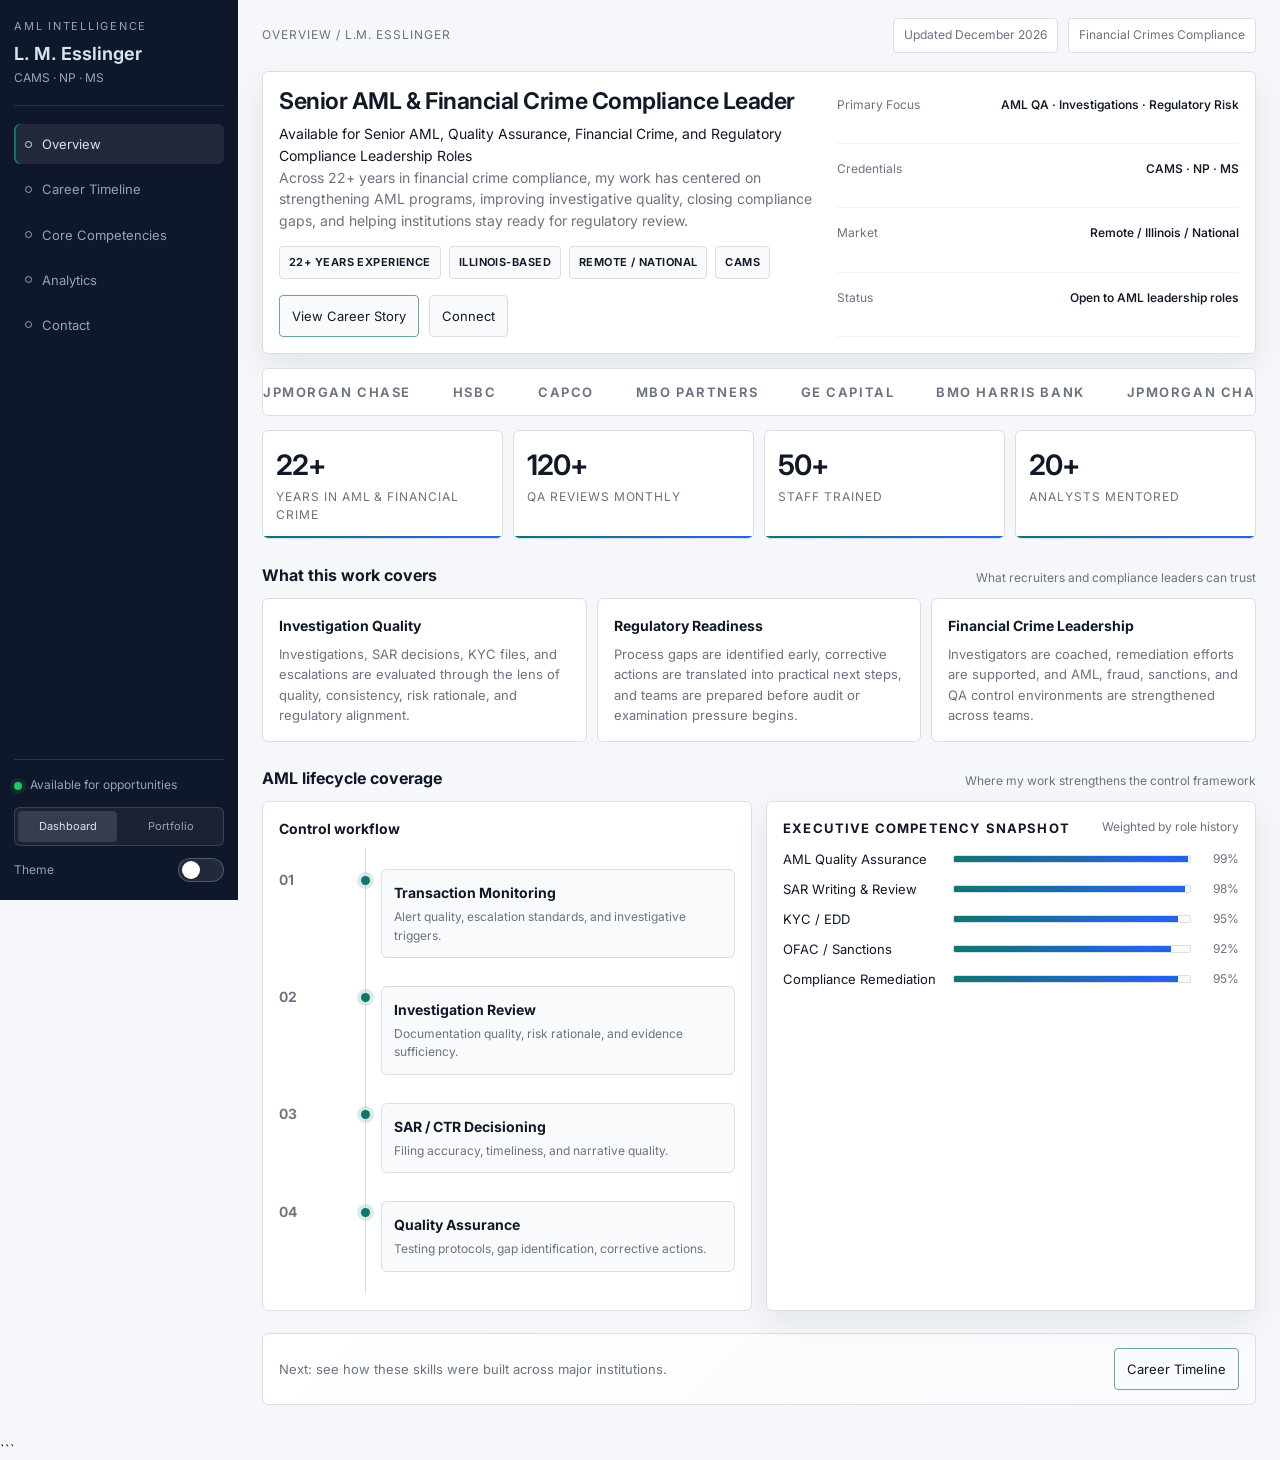
<file: index.html>
<!doctype html>
<html lang="en">
<head>
  <meta charset="utf-8">
  <meta name="viewport" content="width=device-width, initial-scale=1">
 <title>
L. M. Esslinger | Senior AML & Financial Crime Compliance Leader
</title>

<meta
  name="description"
  content="Senior AML & Financial Crime Compliance Leader with 22+ years of experience in AML investigations, quality assurance, regulatory compliance, KYC/EDD, OFAC, fraud investigations, and enterprise risk management."
>

  <link rel="preconnect" href="https://fonts.googleapis.com">
  <link rel="preconnect" href="https://fonts.gstatic.com" crossorigin>
  <link
    href="https://fonts.googleapis.com/css2?family=Inter:wght@400;500;600;700&display=swap"
    rel="stylesheet"
  >

  <link rel="stylesheet" href="styles.css">
</head>

<body>
  <!-- Mobile Header -->
  <div class="mobile-header">
    <button class="menu-toggle" aria-label="Open navigation">
      <span></span>
      <span></span>
      <span></span>
    </button>

    <div>
      <strong>L. M. Esslinger</strong>
      <small>AML Executive Dashboard</small>
    </div>

    <button class="mobile-switch switch" aria-label="Toggle light and dark mode"></button>

    <button
      class="view-mode-mobile"
      data-view-toggle
      aria-label="Switch profile view"
    >
      Portfolio
    </button>
  </div>

  <div class="screen-overlay" aria-hidden="true"></div>

  <div class="app">
    <!-- Sidebar -->
    <aside class="sidebar">
      <div class="brand">
        <div class="eyebrow">AML Intelligence</div>
        <h1>L. M. Esslinger</h1>
        <p>CAMS · NP · MS</p>
      </div>

      <nav class="nav">
        <a class="active" href="index.html">
          <span class="dot"></span>
          Overview
        </a>

        <a href="experience.html">
          <span class="dot"></span>
          Career Timeline
        </a>

        <a href="competencies.html">
          <span class="dot"></span>
          Core Competencies
        </a>

        <a href="analytics.html">
          <span class="dot"></span>
          Analytics
        </a>

        <a href="contact.html">
          <span class="dot"></span>
          Contact
        </a>
      </nav>

      <div class="sidebar-footer">
        <div class="status">
          <span></span>
          Available for opportunities
        </div>

        <div class="view-toggle" role="group" aria-label="Profile view mode">
          <button class="view-option active" data-view-option="dashboard">
            Dashboard
          </button>

          <button class="view-option" data-view-option="portfolio">
            Portfolio
          </button>
        </div>

        <div class="toggle-row">
          Theme
          <button class="switch" aria-label="Toggle light and dark mode"></button>
        </div>
      </div>
    </aside>

    <!-- Main Content -->
    <main>
      <!-- Top Bar -->
      <div class="topbar">
        <div class="crumb">Overview / L.M. ESSLINGER</div>

        <div class="top-actions">
          <div class="pill" data-current-date>Updated</div>
          <div class="pill">Financial Crimes Compliance</div>
        </div>
      </div>

      <!-- Hero -->
      <section class="panel hero">
        <div>
          <h2>Senior AML & Financial Crime Compliance Leader</h2>
<div class="hero-status">
    <span class="status-dot"></span>
    Available for Senior AML, Quality Assurance, Financial Crime, and Regulatory Compliance Leadership Roles
</div>

          <p>
            Across 22+ years in financial crime compliance, my work has
            centered on strengthening AML programs, improving investigative
            quality, closing compliance gaps, and helping institutions stay
            ready for regulatory review.
          </p>

          <div class="hero-badges">
            <span>22+ Years Experience</span>
            <span>Illinois-based</span>
            <span>Remote / National</span>
            <span>CAMS</span>
          </div>

          <div class="action-row">
            <a class="button glow-cta" href="experience.html">
              View Career Story
            </a>

            <a class="button" href="contact.html">
              Connect
            </a>
          </div>
        </div>

        <div class="header-meta">
          <div class="meta-line">
            <span>Primary Focus</span>
            <b>AML QA · Investigations · Regulatory Risk</b>
          </div>

          <div class="meta-line">
            <span>Credentials</span>
            <b>CAMS · NP · MS</b>
          </div>

          <div class="meta-line">
            <span>Market</span>
            <b>Remote / Illinois / National</b>
          </div>

          <div class="meta-line">
            <span>Status</span>
            <b>Open to AML leadership roles</b>
          </div>
        </div>
      </section>

      <!-- Company Carousel -->
      <div class="carousel">
        <div class="track">
          <span class="logo-item">JPMorgan Chase</span>
          <span class="logo-item">HSBC</span>
          <span class="logo-item">Capco</span>
          <span class="logo-item">MBO Partners</span>
          <span class="logo-item">GE Capital</span>
          <span class="logo-item">BMO Harris Bank</span>

          <span class="logo-item">JPMorgan Chase</span>
          <span class="logo-item">HSBC</span>
          <span class="logo-item">Capco</span>
          <span class="logo-item">MBO Partners</span>
          <span class="logo-item">GE Capital</span>
          <span class="logo-item">BMO Harris Bank</span>
        </div>
      </div>

      <!-- Metrics -->
      <section class="metrics">
        <div class="metric">
          <div class="value" data-count="22" data-suffix="+">0</div>
          <div class="label">Years in AML & financial crime</div>
        </div>

        <div class="metric">
          <div class="value" data-count="120" data-suffix="+">0</div>
          <div class="label">QA reviews monthly</div>
        </div>

        <div class="metric">
          <div class="value" data-count="50" data-suffix="+">0</div>
          <div class="label">Staff trained</div>
        </div>

        <div class="metric">
          <div class="value" data-count="20" data-suffix="+">0</div>
          <div class="label">Analysts mentored</div>
        </div>
      </section>

      <!-- Work Coverage -->
      <div class="section-title">
        <h3>What this work covers</h3>
        <p>What recruiters and compliance leaders can trust</p>
      </div>

      <section class="grid three">
        <div class="card">
          <h4>Investigation Quality</h4>
          <p>
            Investigations, SAR decisions, KYC files, and escalations are
            evaluated through the lens of quality, consistency, risk rationale,
            and regulatory alignment.
          </p>
        </div>

        <div class="card">
          <h4>Regulatory Readiness</h4>
          <p>
            Process gaps are identified early, corrective actions are translated
            into practical next steps, and teams are prepared before audit or
            examination pressure begins.
          </p>
        </div>

        <div class="card">
          <h4>Financial Crime Leadership</h4>
          <p>
            Investigators are coached, remediation efforts are supported, and
            AML, fraud, sanctions, and QA control environments are strengthened
            across teams.
          </p>
        </div>
      </section>

      <!-- AML Lifecycle -->
      <div class="section-title">
        <h3>AML lifecycle coverage</h3>
        <p>Where my work strengthens the control framework</p>
      </div>

      <section class="grid two">
        <div class="card">
          <h4>Control workflow</h4>

          <div class="timeline">
            <div class="event">
              <div class="year">01</div>

              <div class="event-card">
                <h4>Transaction Monitoring</h4>
                <p>
                  Alert quality, escalation standards, and investigative
                  triggers.
                </p>
              </div>
            </div>

            <div class="event">
              <div class="year">02</div>

              <div class="event-card">
                <h4>Investigation Review</h4>
                <p>
                  Documentation quality, risk rationale, and evidence
                  sufficiency.
                </p>
              </div>
            </div>

            <div class="event">
              <div class="year">03</div>

              <div class="event-card">
                <h4>SAR / CTR Decisioning</h4>
                <p>
                  Filing accuracy, timeliness, and narrative quality.
                </p>
              </div>
            </div>

            <div class="event">
              <div class="year">04</div>

              <div class="event-card">
                <h4>Quality Assurance</h4>
                <p>
                  Testing protocols, gap identification, corrective actions.
                </p>
              </div>
            </div>
          </div>
        </div>

        <div class="panel skills-panel">
          <div class="skill-head">
            <h4>Executive competency snapshot</h4>
            <span>Weighted by role history</span>
          </div>

          <div class="skill">
            <div class="skill-name">AML Quality Assurance</div>
            <div class="bar">
              <div class="fill" data-value="99"></div>
            </div>
            <div class="skill-value">99%</div>
          </div>

          <div class="skill">
            <div class="skill-name">SAR Writing & Review</div>
            <div class="bar">
              <div class="fill" data-value="98"></div>
            </div>
            <div class="skill-value">98%</div>
          </div>

          <div class="skill">
            <div class="skill-name">KYC / EDD</div>
            <div class="bar">
              <div class="fill" data-value="95"></div>
            </div>
            <div class="skill-value">95%</div>
          </div>

          <div class="skill">
            <div class="skill-name">OFAC / Sanctions</div>
            <div class="bar">
              <div class="fill" data-value="92"></div>
            </div>
            <div class="skill-value">92%</div>
          </div>

          <div class="skill">
            <div class="skill-name">Compliance Remediation</div>
            <div class="bar">
              <div class="fill" data-value="95"></div>
            </div>
            <div class="skill-value">95%</div>
          </div>
        </div>
      </section>

      <!-- Next CTA -->
      <div class="next-strip">
        <span>
          Next: see how these skills were built across major institutions.
        </span>

        <a class="button glow-cta" href="experience.html">
          Career Timeline
        </a>
      </div>
    </main>
  </div>

  <script src="script.js"></script>
</body>
</html>
```
</file>
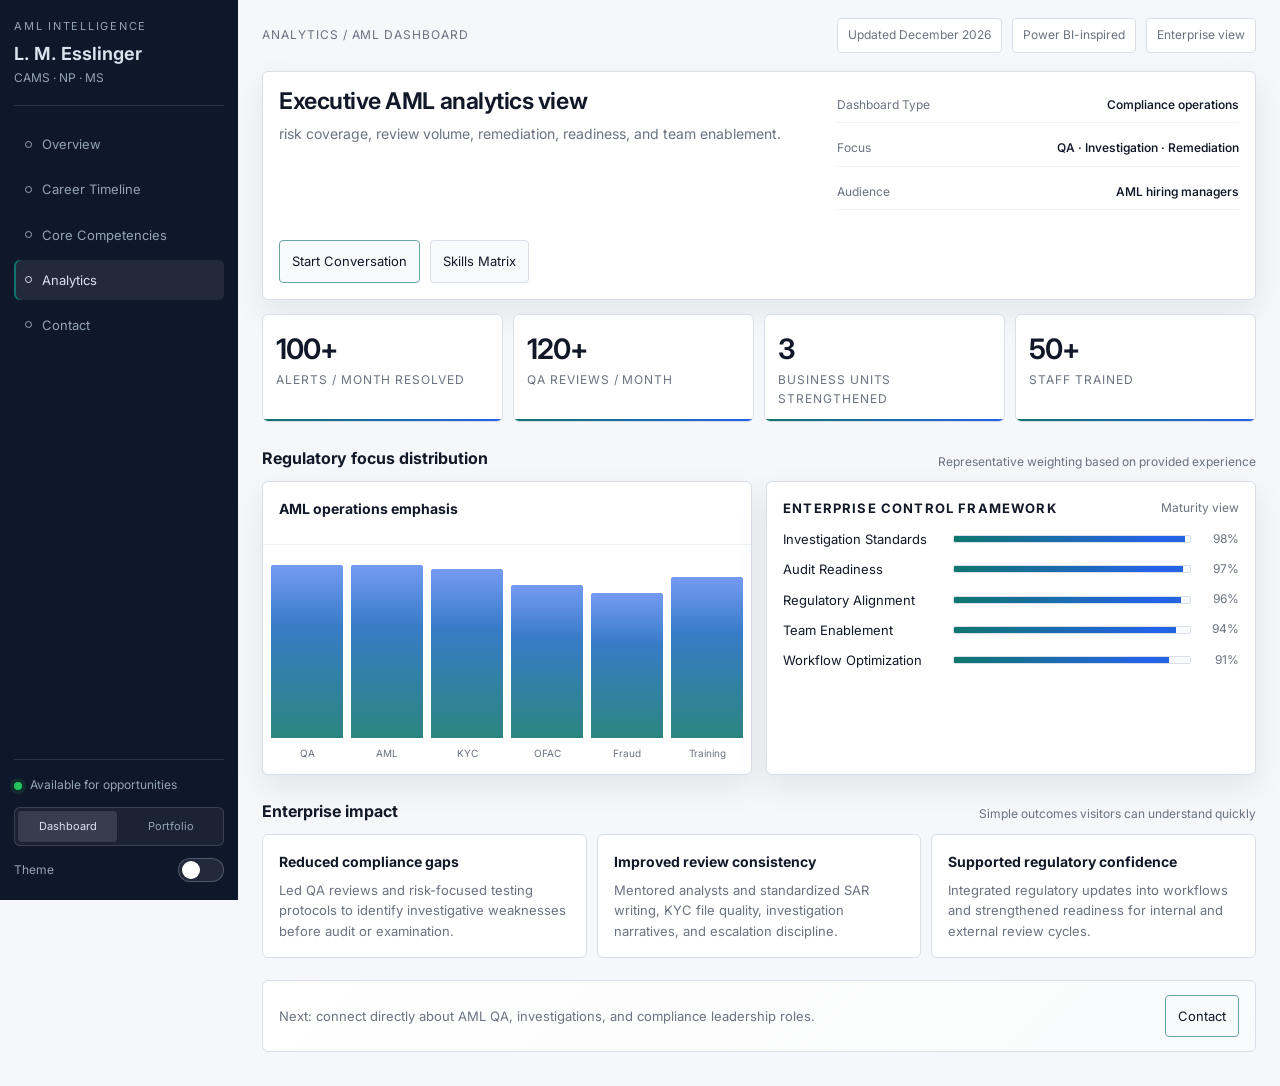
<file: analytics.html>
<!doctype html>
<html lang="en">
<head>
  <meta charset="utf-8">
  <meta name="viewport" content="width=device-width, initial-scale=1">
  <title>Analytics | L. M. Esslinger</title>

  <link rel="preconnect" href="https://fonts.googleapis.com">
  <link rel="preconnect" href="https://fonts.gstatic.com" crossorigin>
  <link
    href="https://fonts.googleapis.com/css2?family=Inter:wght@400;500;600;700&display=swap"
    rel="stylesheet"
  >

  <link rel="stylesheet" href="styles.css">
</head>

<body>
  <!-- Mobile Header -->
  <div class="mobile-header">
    <button class="menu-toggle" aria-label="Open navigation">
      <span></span>
      <span></span>
      <span></span>
    </button>

    <div>
      <strong>L. M. Esslinger</strong>
      <small>AML  L. M. Esslinger </small>
    </div>

    <button class="mobile-switch switch" aria-label="Toggle light and dark mode"></button>

    <button
      class="view-mode-mobile"
      data-view-toggle
      aria-label="Switch profile view"
    >
      Portfolio
    </button>
  </div>

  <div class="screen-overlay" aria-hidden="true"></div>

  <div class="app">
    <!-- Sidebar -->
    <aside class="sidebar">
      <div class="brand">
        <div class="eyebrow">AML Intelligence</div>
        <h1>L. M. Esslinger</h1>
        <p>CAMS · NP · MS</p>
      </div>

      <nav class="nav">
        <a href="index.html">
          <span class="dot"></span>
          Overview
        </a>

        <a href="experience.html">
          <span class="dot"></span>
          Career Timeline
        </a>

        <a href="competencies.html">
          <span class="dot"></span>
          Core Competencies
        </a>

        <a class="active" href="analytics.html">
          <span class="dot"></span>
          Analytics
        </a>

        <a href="contact.html">
          <span class="dot"></span>
          Contact
        </a>
      </nav>

      <div class="sidebar-footer">
        <div class="status">
          <span></span>
          Available for opportunities
        </div>

        <div class="view-toggle" role="group" aria-label="Profile view mode">
          <button class="view-option active" data-view-option="dashboard">
            Dashboard
          </button>

          <button class="view-option" data-view-option="portfolio">
            Portfolio
          </button>
        </div>

        <div class="toggle-row">
          Theme
          <button class="switch" aria-label="Toggle light and dark mode"></button>
        </div>
      </div>
    </aside>

    <!-- Main Content -->
    <main>
      <!-- Top Bar -->
      <div class="topbar">
        <div class="crumb">Analytics / AML dashboard</div>

        <div class="top-actions">
          <div class="pill" data-current-date>Updated</div>
          <div class="pill">Power BI-inspired</div>
          <div class="pill">Enterprise view</div>
        </div>
      </div>

      <!-- Hero -->
      <section class="panel hero">
        <div>
          <h2>Executive AML analytics view</h2>
          <p>
             risk coverage,
            review volume, remediation, readiness, and team enablement.
          </p>
        </div>

        <div class="header-meta">
          <div class="meta-line">
            <span>Dashboard Type</span>
            <b>Compliance operations</b>
          </div>

          <div class="meta-line">
            <span>Focus</span>
            <b>QA · Investigation · Remediation</b>
          </div>

          <div class="meta-line">
            <span>Audience</span>
            <b>AML hiring managers</b>
          </div>
        </div>

        <div class="action-row">
          <a class="button glow-cta" href="contact.html">
            Start Conversation
          </a>

          <a class="button" href="competencies.html">
            Skills Matrix
          </a>
        </div>
      </section>

      <!-- Metrics -->
      <section class="metrics">
        <div class="metric">
          <div class="value" data-count="100" data-suffix="+">0</div>
          <div class="label">Alerts / month resolved</div>
        </div>

        <div class="metric">
          <div class="value" data-count="120" data-suffix="+">0</div>
          <div class="label">QA reviews / month</div>
        </div>

        <div class="metric">
          <div class="value" data-count="3" data-suffix="">0</div>
          <div class="label">Business units strengthened</div>
        </div>

        <div class="metric">
          <div class="value" data-count="50" data-suffix="+">0</div>
          <div class="label">Staff trained</div>
        </div>
      </section>

      <!-- Regulatory Focus -->
      <div class="section-title">
        <h3>Regulatory focus distribution</h3>
        <p>Representative weighting based on provided experience</p>
      </div>

      <section class="grid two">
        <div class="panel">
          <div class="card" style="border: 0; box-shadow: none;">
            <h4>AML operations emphasis</h4>
            <p>
             
            </p>
          </div>

          <div class="chart">
            <div class="col">
              <span style="height: 96%;"></span>
              <small>QA</small>
            </div>

            <div class="col">
              <span style="height: 91%;"></span>
              <small>AML</small>
            </div>

            <div class="col">
              <span style="height: 86%;"></span>
              <small>KYC</small>
            </div>

            <div class="col">
              <span style="height: 78%;"></span>
              <small>OFAC</small>
            </div>

            <div class="col">
              <span style="height: 74%;"></span>
              <small>Fraud</small>
            </div>

            <div class="col">
              <span style="height: 82%;"></span>
              <small>Training</small>
            </div>
          </div>
        </div>

        <div class="panel skills-panel">
          <div class="skill-head">
            <h4>Enterprise control framework</h4>
            <span>Maturity view</span>
          </div>

          <div class="skill">
            <div class="skill-name">Investigation Standards</div>
            <div class="bar">
              <div class="fill" data-value="98"></div>
            </div>
            <div class="skill-value">98%</div>
          </div>

          <div class="skill">
            <div class="skill-name">Audit Readiness</div>
            <div class="bar">
              <div class="fill" data-value="97"></div>
            </div>
            <div class="skill-value">97%</div>
          </div>

          <div class="skill">
            <div class="skill-name">Regulatory Alignment</div>
            <div class="bar">
              <div class="fill" data-value="96"></div>
            </div>
            <div class="skill-value">96%</div>
          </div>

          <div class="skill">
            <div class="skill-name">Team Enablement</div>
            <div class="bar">
              <div class="fill" data-value="94"></div>
            </div>
            <div class="skill-value">94%</div>
          </div>

          <div class="skill">
            <div class="skill-name">Workflow Optimization</div>
            <div class="bar">
              <div class="fill" data-value="91"></div>
            </div>
            <div class="skill-value">91%</div>
          </div>
        </div>
      </section>

      <!-- Enterprise Impact -->
      <div class="section-title">
        <h3>Enterprise impact</h3>
        <p>Simple outcomes visitors can understand quickly</p>
      </div>

      <section class="grid three">
        <div class="card">
          <h4>Reduced compliance gaps</h4>
          <p>
            Led QA reviews and risk-focused testing protocols to identify
            investigative weaknesses before audit or examination.
          </p>
        </div>

        <div class="card">
          <h4>Improved review consistency</h4>
          <p>
            Mentored analysts and standardized SAR writing, KYC file quality,
            investigation narratives, and escalation discipline.
          </p>
        </div>

        <div class="card">
          <h4>Supported regulatory confidence</h4>
          <p>
            Integrated regulatory updates into workflows and strengthened
            readiness for internal and external review cycles.
          </p>
        </div>
      </section>

      <!-- Next CTA -->
      <div class="next-strip">
        <span>
          Next: connect directly about AML QA, investigations, and compliance
          leadership roles.
        </span>

        <a class="button glow-cta" href="contact.html">
          Contact
        </a>
      </div>
    </main>
  </div>

  <script src="script.js"></script>
</body>
</html>
</file>
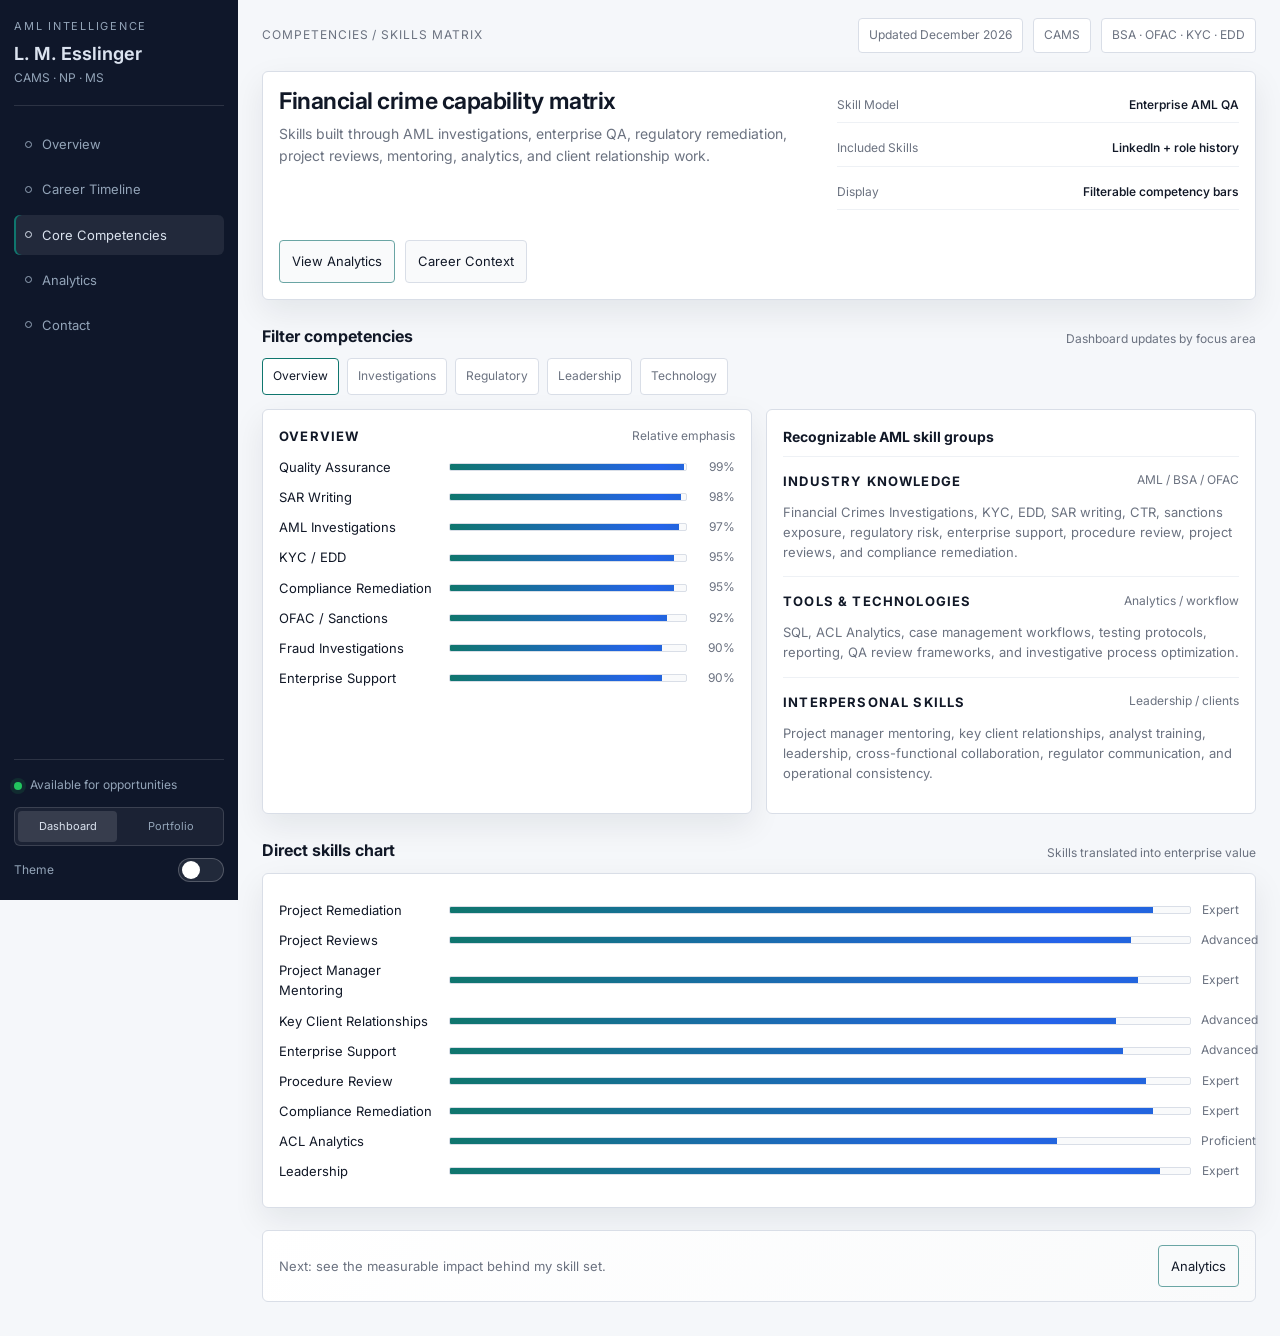
<file: competencies.html>
<!doctype html>
<html lang="en">
<head>
  <meta charset="utf-8">
  <meta name="viewport" content="width=device-width, initial-scale=1">
  <title>Core Competencies | L. M. Esslinger</title>

  <link rel="preconnect" href="https://fonts.googleapis.com">
  <link rel="preconnect" href="https://fonts.gstatic.com" crossorigin>
  <link
    href="https://fonts.googleapis.com/css2?family=Inter:wght@400;500;600;700&display=swap"
    rel="stylesheet"
  >

  <link rel="stylesheet" href="styles.css">
</head>

<body>
  <!-- Mobile Header -->
  <div class="mobile-header">
    <button class="menu-toggle" aria-label="Open navigation">
      <span></span>
      <span></span>
      <span></span>
    </button>

    <div>
      <strong>L. M. Esslinger</strong>
      <small>AML Executive Dashboard</small>
    </div>

    <button class="mobile-switch switch" aria-label="Toggle light and dark mode"></button>

    <button
      class="view-mode-mobile"
      data-view-toggle
      aria-label="Switch profile view"
    >
      Portfolio
    </button>
  </div>

  <div class="screen-overlay" aria-hidden="true"></div>

  <div class="app">
    <!-- Sidebar -->
    <aside class="sidebar">
      <div class="brand">
        <div class="eyebrow">AML Intelligence</div>
        <h1>L. M. Esslinger</h1>
        <p>CAMS · NP · MS</p>
      </div>

      <nav class="nav">
        <a href="index.html">
          <span class="dot"></span>
          Overview
        </a>

        <a href="experience.html">
          <span class="dot"></span>
          Career Timeline
        </a>

        <a class="active" href="competencies.html">
          <span class="dot"></span>
          Core Competencies
        </a>

        <a href="analytics.html">
          <span class="dot"></span>
          Analytics
        </a>

        <a href="contact.html">
          <span class="dot"></span>
          Contact
        </a>
      </nav>

      <div class="sidebar-footer">
        <div class="status">
          <span></span>
          Available for opportunities
        </div>

        <div class="view-toggle" role="group" aria-label="Profile view mode">
          <button class="view-option active" data-view-option="dashboard">
            Dashboard
          </button>

          <button class="view-option" data-view-option="portfolio">
            Portfolio
          </button>
        </div>

        <div class="toggle-row">
          Theme
          <button class="switch" aria-label="Toggle light and dark mode"></button>
        </div>
      </div>
    </aside>

    <!-- Main Content -->
    <main>
      <!-- Top Bar -->
      <div class="topbar">
        <div class="crumb">Competencies / Skills matrix</div>

        <div class="top-actions">
          <div class="pill" data-current-date>Updated</div>
          <div class="pill">CAMS</div>
          <div class="pill">BSA · OFAC · KYC · EDD</div>
        </div>
      </div>

      <!-- Hero -->
      <section class="panel hero">
        <div>
          <h2>Financial crime capability matrix</h2>
          <p>
            Skills built through AML
            investigations, enterprise QA, regulatory remediation, project
            reviews, mentoring, analytics, and client relationship work.
          </p>
        </div>

        <div class="header-meta">
          <div class="meta-line">
            <span>Skill Model</span>
            <b>Enterprise AML QA</b>
          </div>

          <div class="meta-line">
            <span>Included Skills</span>
            <b>LinkedIn + role history</b>
          </div>

          <div class="meta-line">
            <span>Display</span>
            <b>Filterable competency bars</b>
          </div>
        </div>

        <div class="action-row">
          <a class="button glow-cta" href="analytics.html">
            View Analytics
          </a>

          <a class="button" href="experience.html">
            Career Context
          </a>
        </div>
      </section>

      <!-- Competency Filters -->
      <div class="section-title">
        <h3>Filter competencies</h3>
        <p>Dashboard updates by focus area</p>
      </div>

      <div class="filters">
        <button class="filter active" data-filter="overview">Overview</button>
        <button class="filter" data-filter="investigations">Investigations</button>
        <button class="filter" data-filter="regulatory">Regulatory</button>
        <button class="filter" data-filter="leadership">Leadership</button>
        <button class="filter" data-filter="technology">Technology</button>
      </div>

      <!-- Dynamic Skills + Skill Groups -->
      <section class="grid two" style="margin-top: 14px;">
        <div class="panel skills-panel">
          <div class="skill-head">
            <h4 id="focusLabel">Overview</h4>
            <span>Relative emphasis</span>
          </div>

          <div id="dynamicSkills"></div>
        </div>

        <div class="card">
          <h4>Recognizable AML skill groups</h4>

          <div class="skill-group">
            <div class="skill-head">
              <h4>Industry Knowledge</h4>
              <span>AML / BSA / OFAC</span>
            </div>

            <p>
              Financial Crimes Investigations, KYC, EDD, SAR writing, CTR,
              sanctions exposure, regulatory risk, enterprise support,
              procedure review, project reviews, and compliance remediation.
            </p>
          </div>

          <div class="skill-group">
            <div class="skill-head">
              <h4>Tools & Technologies</h4>
              <span>Analytics / workflow</span>
            </div>

            <p>
              SQL, ACL Analytics, case management workflows, testing protocols,
              reporting, QA review frameworks, and investigative process
              optimization.
            </p>
          </div>

          <div class="skill-group">
            <div class="skill-head">
              <h4>Interpersonal Skills</h4>
              <span>Leadership / clients</span>
            </div>

            <p>
              Project manager mentoring, key client relationships, analyst
              training, leadership, cross-functional collaboration, regulator
              communication, and operational consistency.
            </p>
          </div>
        </div>
      </section>

      <!-- Direct Skills Chart -->
      <div class="section-title">
        <h3>Direct skills chart</h3>
        <p>Skills translated into enterprise value</p>
      </div>
<section class="panel skills-panel">

  <div class="skill">
    <div class="skill-name">Project Remediation</div>
    <div class="bar">
      <div class="fill" data-value="95"></div>
    </div>
    <div class="skill-value">Expert</div>
  </div>

  <div class="skill">
    <div class="skill-name">Project Reviews</div>
    <div class="bar">
      <div class="fill" data-value="92"></div>
    </div>
    <div class="skill-value">Advanced</div>
  </div>

  <div class="skill">
    <div class="skill-name">Project Manager Mentoring</div>
    <div class="bar">
      <div class="fill" data-value="93"></div>
    </div>
    <div class="skill-value">Expert</div>
  </div>

  <div class="skill">
    <div class="skill-name">Key Client Relationships</div>
    <div class="bar">
      <div class="fill" data-value="90"></div>
    </div>
    <div class="skill-value">Advanced</div>
  </div>

  <div class="skill">
    <div class="skill-name">Enterprise Support</div>
    <div class="bar">
      <div class="fill" data-value="91"></div>
    </div>
    <div class="skill-value">Advanced</div>
  </div>

  <div class="skill">
    <div class="skill-name">Procedure Review</div>
    <div class="bar">
      <div class="fill" data-value="94"></div>
    </div>
    <div class="skill-value">Expert</div>
  </div>

  <div class="skill">
    <div class="skill-name">Compliance Remediation</div>
    <div class="bar">
      <div class="fill" data-value="95"></div>
    </div>
    <div class="skill-value">Expert</div>
  </div>

  <div class="skill">
    <div class="skill-name">ACL Analytics</div>
    <div class="bar">
      <div class="fill" data-value="82"></div>
    </div>
    <div class="skill-value">Proficient</div>
  </div>

  <div class="skill">
    <div class="skill-name">Leadership</div>
    <div class="bar">
      <div class="fill" data-value="96"></div>
    </div>
    <div class="skill-value">Expert</div>
  </div>

</section>

      <!-- Next CTA -->
      <div class="next-strip">
        <span>
          Next: see the measurable impact behind my skill set.
        </span>

        <a class="button glow-cta" href="analytics.html">
          Analytics
        </a>
      </div>
    </main>
  </div>

  <script src="script.js"></script>
</body>
</html>
</file>
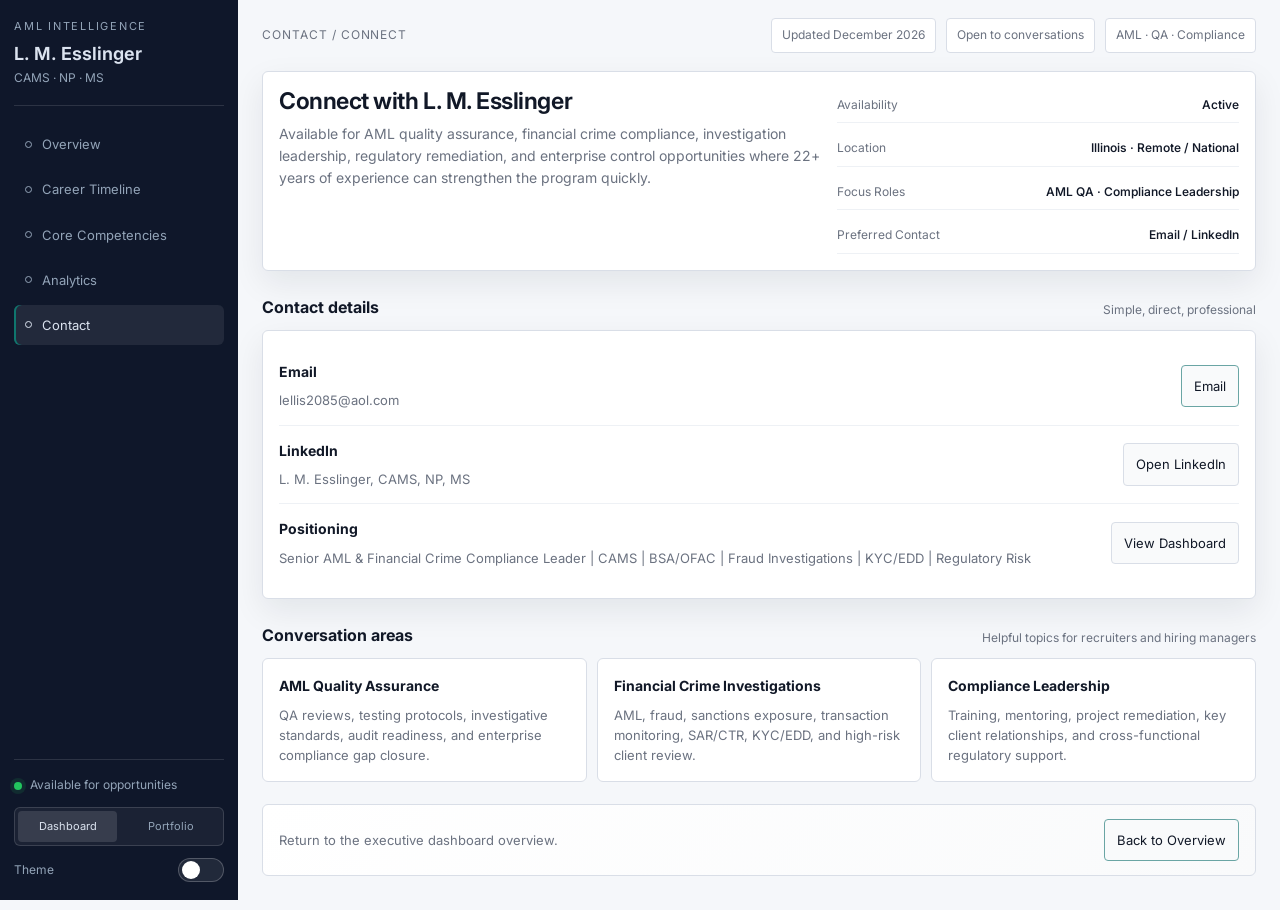
<file: contact.html>
<!doctype html>
<html lang="en">
<head>
  <meta charset="utf-8">
  <meta name="viewport" content="width=device-width, initial-scale=1">
  <title>Contact | L. M. Esslinger</title>

  <link rel="preconnect" href="https://fonts.googleapis.com">
  <link rel="preconnect" href="https://fonts.gstatic.com" crossorigin>
  <link
    href="https://fonts.googleapis.com/css2?family=Inter:wght@400;500;600;700&display=swap"
    rel="stylesheet"
  >

  <link rel="stylesheet" href="styles.css">
</head>

<body>
  <!-- Mobile Header -->
  <div class="mobile-header">
    <button class="menu-toggle" aria-label="Open navigation">
      <span></span>
      <span></span>
      <span></span>
    </button>

    <div>
      <strong>L. M. Esslinger</strong>
      <small>AML Executive Dashboard</small>
    </div>

    <button class="mobile-switch switch" aria-label="Toggle light and dark mode"></button>

    <button
      class="view-mode-mobile"
      data-view-toggle
      aria-label="Switch profile view"
    >
      Portfolio
    </button>
  </div>

  <div class="screen-overlay" aria-hidden="true"></div>

  <div class="app">
    <!-- Sidebar -->
    <aside class="sidebar">
      <div class="brand">
        <div class="eyebrow">AML Intelligence</div>
        <h1>L. M. Esslinger</h1>
        <p>CAMS · NP · MS</p>
      </div>

      <nav class="nav">
        <a href="index.html">
          <span class="dot"></span>
          Overview
        </a>

        <a href="experience.html">
          <span class="dot"></span>
          Career Timeline
        </a>

        <a href="competencies.html">
          <span class="dot"></span>
          Core Competencies
        </a>

        <a href="analytics.html">
          <span class="dot"></span>
          Analytics
        </a>

        <a class="active" href="contact.html">
          <span class="dot"></span>
          Contact
        </a>
      </nav>

      <div class="sidebar-footer">
        <div class="status">
          <span></span>
          Available for opportunities
        </div>

        <div class="view-toggle" role="group" aria-label="Profile view mode">
          <button class="view-option active" data-view-option="dashboard">
            Dashboard
          </button>

          <button class="view-option" data-view-option="portfolio">
            Portfolio
          </button>
        </div>

        <div class="toggle-row">
          Theme
          <button class="switch" aria-label="Toggle light and dark mode"></button>
        </div>
      </div>
    </aside>

    <!-- Main Content -->
    <main>
      <!-- Top Bar -->
      <div class="topbar">
        <div class="crumb">Contact / Connect</div>

        <div class="top-actions">
          <div class="pill" data-current-date>Updated</div>
          <div class="pill">Open to conversations</div>
          <div class="pill">AML · QA · Compliance</div>
        </div>
      </div>

      <!-- Hero -->
      <section class="panel hero">
        <div>
          <h2>Connect with L. M. Esslinger</h2>
          <p>
            Available for AML quality assurance, financial crime compliance,
            investigation leadership, regulatory remediation, and enterprise
            control opportunities where 22+ years of experience can strengthen
            the program quickly.
          </p>
        </div>

        <div class="header-meta">
          <div class="meta-line">
            <span>Availability</span>
            <b>Active</b>
          </div>

          <div class="meta-line">
            <span>Location</span>
            <b>Illinois · Remote / National</b>
          </div>

          <div class="meta-line">
            <span>Focus Roles</span>
            <b>AML QA · Compliance Leadership</b>
          </div>

          <div class="meta-line">
            <span>Preferred Contact</span>
            <b>Email / LinkedIn</b>
          </div>
        </div>
      </section>

      <!-- Contact Details -->
      <div class="section-title">
        <h3>Contact details</h3>
        <p>Simple, direct, professional</p>
      </div>

      <section class="panel card">
        <div class="contact-line">
          <div>
            <h4>Email</h4>
            <p>lellis2085@aol.com</p>
          </div>

          <a class="button glow-cta" href="mailto:lellis2085@aol.com">
            Email
          </a>
        </div>

        <div class="contact-line">
          <div>
            <h4>LinkedIn</h4>
            <p>L. M. Esslinger, CAMS, NP, MS</p>
          </div>

          <a
            class="button"
            href="https://www.linkedin.com/in/l-m-esslinger-cams-np-ms-546a05101/"
            target="_blank"
            rel="noopener"
          >
            Open LinkedIn
          </a>
        </div>

        <div class="contact-line">
          <div>
            <h4>Positioning</h4>
            <p>
              Senior AML & Financial Crime Compliance Leader | CAMS | BSA/OFAC |
              Fraud Investigations | KYC/EDD | Regulatory Risk
            </p>
          </div>

          <a class="button" href="index.html">
            View Dashboard
          </a>
        </div>
      </section>

      <!-- Conversation Areas -->
      <div class="section-title">
        <h3>Conversation areas</h3>
        <p>Helpful topics for recruiters and hiring managers</p>
      </div>

      <section class="grid three">
        <div class="card">
          <h4>AML Quality Assurance</h4>
          <p>
            QA reviews, testing protocols, investigative standards, audit
            readiness, and enterprise compliance gap closure.
          </p>
        </div>

        <div class="card">
          <h4>Financial Crime Investigations</h4>
          <p>
            AML, fraud, sanctions exposure, transaction monitoring, SAR/CTR,
            KYC/EDD, and high-risk client review.
          </p>
        </div>

        <div class="card">
          <h4>Compliance Leadership</h4>
          <p>
            Training, mentoring, project remediation, key client relationships,
            and cross-functional regulatory support.
          </p>
        </div>
      </section>

      <!-- Next CTA -->
      <div class="next-strip">
        <span>
          Return to the executive dashboard overview.
        </span>

        <a class="button glow-cta" href="index.html">
          Back to Overview
        </a>
      </div>
    </main>
  </div>

  <script src="script.js"></script>
</body>
</html>
</file>
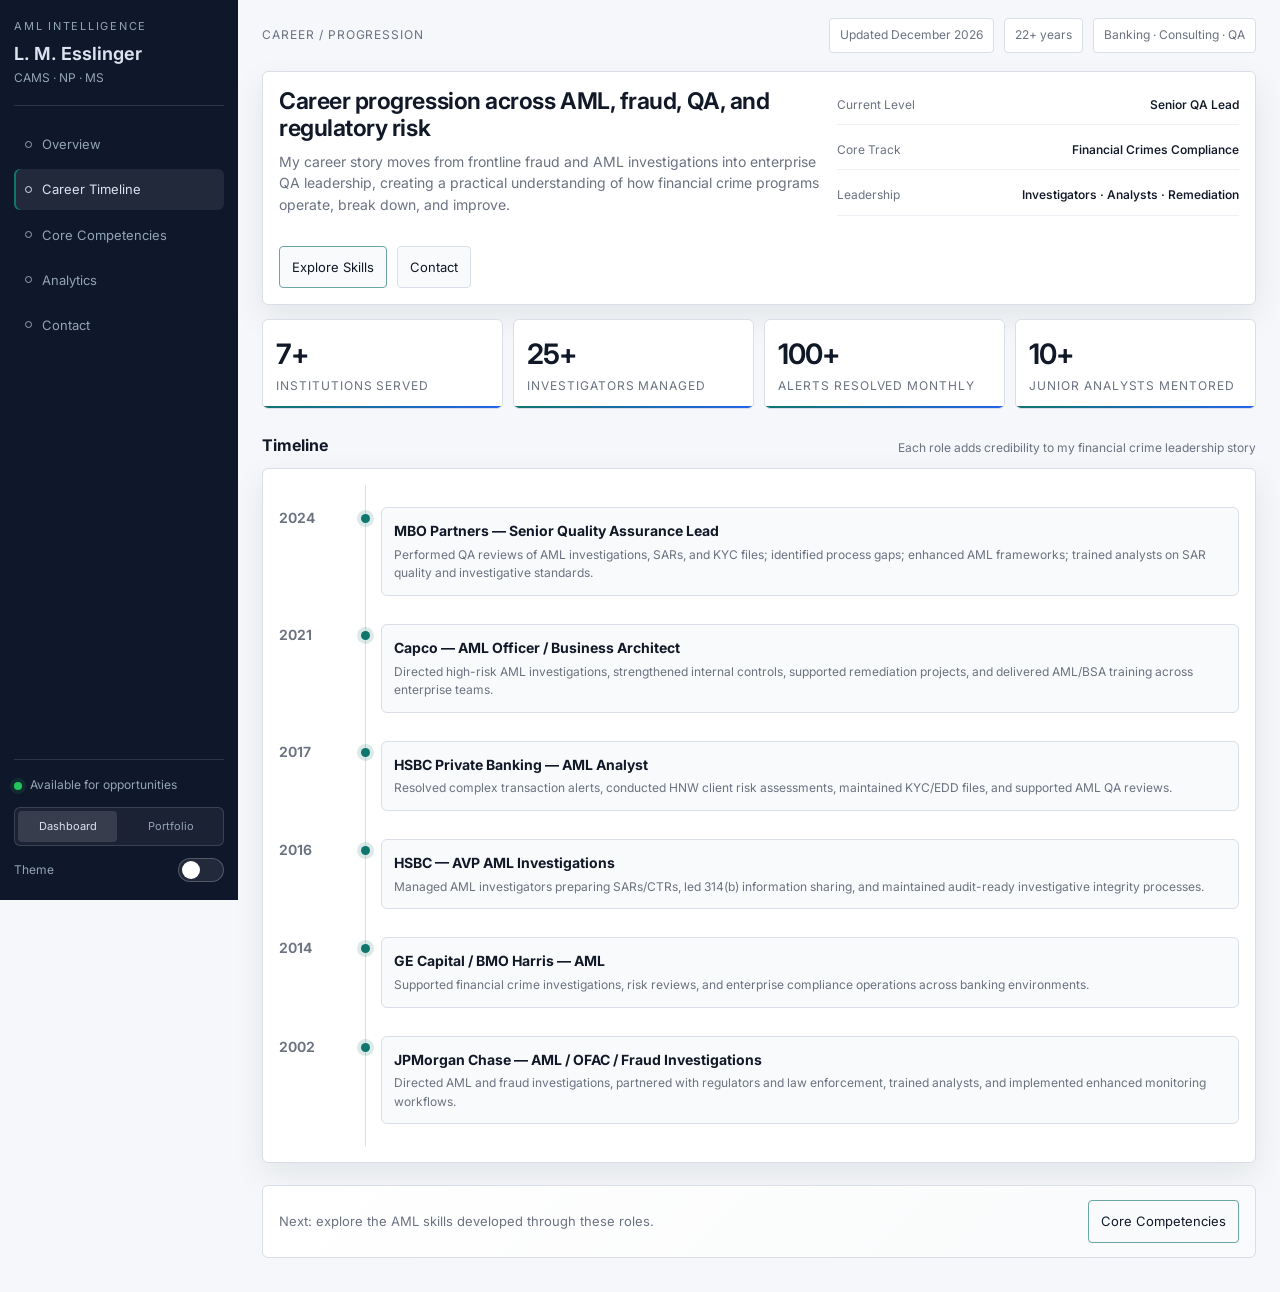
<file: experience.html>
<!doctype html>
<html lang="en">
<head>
  <meta charset="utf-8">
  <meta name="viewport" content="width=device-width, initial-scale=1">
  <title>Career Timeline | L. M. Esslinger</title>

  <link rel="preconnect" href="https://fonts.googleapis.com">
  <link rel="preconnect" href="https://fonts.gstatic.com" crossorigin>
  <link
    href="https://fonts.googleapis.com/css2?family=Inter:wght@400;500;600;700&display=swap"
    rel="stylesheet"
  >

  <link rel="stylesheet" href="styles.css">
</head>

<body>
  <!-- Mobile Header -->
  <div class="mobile-header">
    <button class="menu-toggle" aria-label="Open navigation">
      <span></span>
      <span></span>
      <span></span>
    </button>

    <div>
      <strong>L. M. Esslinger</strong>
      <small>AML Executive Dashboard</small>
    </div>

    <button class="mobile-switch switch" aria-label="Toggle light and dark mode"></button>

    <button
      class="view-mode-mobile"
      data-view-toggle
      aria-label="Switch profile view"
    >
      Portfolio
    </button>
  </div>

  <div class="screen-overlay" aria-hidden="true"></div>

  <div class="app">
    <!-- Sidebar -->
    <aside class="sidebar">
      <div class="brand">
        <div class="eyebrow">AML Intelligence</div>
        <h1>L. M. Esslinger</h1>
        <p>CAMS · NP · MS</p>
      </div>

      <nav class="nav">
        <a href="index.html">
          <span class="dot"></span>
          Overview
        </a>

        <a class="active" href="experience.html">
          <span class="dot"></span>
          Career Timeline
        </a>

        <a href="competencies.html">
          <span class="dot"></span>
          Core Competencies
        </a>

        <a href="analytics.html">
          <span class="dot"></span>
          Analytics
        </a>

        <a href="contact.html">
          <span class="dot"></span>
          Contact
        </a>
      </nav>

      <div class="sidebar-footer">
        <div class="status">
          <span></span>
          Available for opportunities
        </div>

        <div class="view-toggle" role="group" aria-label="Profile view mode">
          <button class="view-option active" data-view-option="dashboard">
            Dashboard
          </button>

          <button class="view-option" data-view-option="portfolio">
            Portfolio
          </button>
        </div>

        <div class="toggle-row">
          Theme
          <button class="switch" aria-label="Toggle light and dark mode"></button>
        </div>
      </div>
    </aside>

    <!-- Main Content -->
    <main>
      <!-- Top Bar -->
      <div class="topbar">
        <div class="crumb">Career / Progression</div>

        <div class="top-actions">
          <div class="pill" data-current-date>Updated</div>
          <div class="pill">22+ years</div>
          <div class="pill">Banking · Consulting · QA</div>
        </div>
      </div>

      <!-- Hero -->
      <section class="panel hero">
        <div>
          <h2>Career progression across AML, fraud, QA, and regulatory risk</h2>
          <p>
            My career story moves from frontline fraud and AML investigations
            into enterprise QA leadership, creating a practical understanding of
            how financial crime programs operate, break down, and improve.
          </p>
        </div>

        <div class="header-meta">
          <div class="meta-line">
            <span>Current Level</span>
            <b>Senior QA Lead</b>
          </div>

          <div class="meta-line">
            <span>Core Track</span>
            <b>Financial Crimes Compliance</b>
          </div>

          <div class="meta-line">
            <span>Leadership</span>
            <b>Investigators · Analysts · Remediation</b>
          </div>
        </div>

        <div class="action-row">
          <a class="button glow-cta" href="competencies.html">
            Explore Skills
          </a>

          <a class="button" href="contact.html">
            Contact
          </a>
        </div>
      </section>

      <!-- Metrics -->
      <section class="metrics">
        <div class="metric">
          <div class="value" data-count="7" data-suffix="+">0</div>
          <div class="label">Institutions served</div>
        </div>

        <div class="metric">
          <div class="value" data-count="25" data-suffix="+">0</div>
          <div class="label">Investigators managed</div>
        </div>

        <div class="metric">
          <div class="value" data-count="100" data-suffix="+">0</div>
          <div class="label">Alerts resolved monthly</div>
        </div>

        <div class="metric">
          <div class="value" data-count="10" data-suffix="+">0</div>
          <div class="label">Junior analysts mentored</div>
        </div>
      </section>

      <!-- Timeline -->
      <div class="section-title">
        <h3>Timeline</h3>
        <p>Each role adds credibility to my financial crime leadership story</p>
      </div>

      <div class="panel card">
        <div class="timeline">
          <div class="event">
            <div class="year">2024</div>

            <div class="event-card">
              <h4>MBO Partners — Senior Quality Assurance Lead</h4>
              <p>
                Performed QA reviews of AML investigations, SARs, and KYC files;
                identified process gaps; enhanced AML frameworks; trained
                analysts on SAR quality and investigative standards.
              </p>
            </div>
          </div>

          <div class="event">
            <div class="year">2021</div>

            <div class="event-card">
              <h4>Capco — AML Officer / Business Architect</h4>
              <p>
                Directed high-risk AML investigations, strengthened internal
                controls, supported remediation projects, and delivered AML/BSA
                training across enterprise teams.
              </p>
            </div>
          </div>

          <div class="event">
            <div class="year">2017</div>

            <div class="event-card">
              <h4>HSBC Private Banking — AML Analyst</h4>
              <p>
                Resolved complex transaction alerts, conducted HNW client risk
                assessments, maintained KYC/EDD files, and supported AML QA
                reviews.
              </p>
            </div>
          </div>

          <div class="event">
            <div class="year">2016</div>

            <div class="event-card">
              <h4>HSBC — AVP AML Investigations</h4>
              <p>
                Managed AML investigators preparing SARs/CTRs, led 314(b)
                information sharing, and maintained audit-ready investigative
                integrity processes.
              </p>
            </div>
          </div>

          <div class="event">
            <div class="year">2014</div>

            <div class="event-card">
              <h4>GE Capital / BMO Harris — AML</h4>
              <p>
                Supported financial crime investigations, risk reviews, and
                enterprise compliance operations across banking environments.
              </p>
            </div>
          </div>

          <div class="event">
            <div class="year">2002</div>

            <div class="event-card">
              <h4>JPMorgan Chase — AML / OFAC / Fraud Investigations</h4>
              <p>
                Directed AML and fraud investigations, partnered with regulators
                and law enforcement, trained analysts, and implemented enhanced
                monitoring workflows.
              </p>
            </div>
          </div>
        </div>
      </div>

      <!-- Next CTA -->
      <div class="next-strip">
        <span>
          Next: explore the AML skills developed through these roles.
        </span>

        <a class="button glow-cta" href="competencies.html">
          Core Competencies
        </a>
      </div>
    </main>
  </div>

  <script src="script.js"></script>
</body>
</html>
</file>
<file: styles.css>
:root{
  --bg:#f5f7fa;--panel:#ffffff;--panel-2:#f9fafb;--text:#111827;--muted:#6b7280;--line:#d9dee7;--line-2:#eef1f5;--accent:#0f766e;--accent-2:#2563eb;--warning:#b45309;--shadow:0 12px 32px rgba(15,23,42,.08);--radius:6px;--sidebar:#0f172a;--sidebar-text:#dbe3ef;--sidebar-muted:#93a4b8;
}
[data-theme="dark"]{--bg:#111827;--panel:#172033;--panel-2:#111b2b;--text:#eef2f7;--muted:#a3adbd;--line:#2b3548;--line-2:#243044;--accent:#2dd4bf;--accent-2:#60a5fa;--warning:#f59e0b;--shadow:0 14px 38px rgba(0,0,0,.26);--sidebar:#07111f;--sidebar-text:#e5edf7;--sidebar-muted:#7d8da3}
*{box-sizing:border-box}html{scroll-behavior:smooth}body{margin:0;font-family:Inter,Arial,sans-serif;background:var(--bg);color:var(--text);font-size:14px;line-height:1.55}a{color:inherit;text-decoration:none}.app{min-height:100vh;display:grid;grid-template-columns:254px 1fr}.sidebar{position:fixed;inset:0 auto 0 0;width:254px;background:var(--sidebar);color:var(--sidebar-text);padding:22px 16px;display:flex;flex-direction:column;z-index:20}.brand{border-bottom:1px solid rgba(255,255,255,.12);padding-bottom:18px;margin-bottom:18px}.brand .eyebrow{font-size:11px;letter-spacing:.16em;text-transform:uppercase;color:var(--sidebar-muted)}.brand h1{font-size:18px;line-height:1.2;margin:8px 0 4px;font-weight:650}.brand p{font-size:12px;color:var(--sidebar-muted);margin:0}.nav{display:grid;gap:5px}.nav a{display:flex;align-items:center;gap:10px;padding:10px 11px;border-radius:var(--radius);color:var(--sidebar-muted);font-size:13px}.nav a:hover,.nav a.active{background:rgba(255,255,255,.08);color:var(--sidebar-text)}.nav .dot{width:7px;height:7px;border:1px solid currentColor;border-radius:50%}.sidebar-footer{margin-top:auto;border-top:1px solid rgba(255,255,255,.12);padding-top:16px}.status{display:flex;align-items:center;gap:8px;color:var(--sidebar-muted);font-size:12px;margin-bottom:12px}.status span{width:8px;height:8px;background:#22c55e;border-radius:50%;box-shadow:0 0 0 4px rgba(34,197,94,.12)}.toggle-row{display:flex;align-items:center;justify-content:space-between;font-size:12px;color:var(--sidebar-muted)}.switch{width:46px;height:24px;border:1px solid rgba(255,255,255,.22);border-radius:999px;background:rgba(255,255,255,.08);position:relative;cursor:pointer}.switch:before{content:"";position:absolute;width:18px;height:18px;left:3px;top:2px;border-radius:50%;background:#fff;transition:.22s ease}.switch.on:before{transform:translateX(21px);background:var(--accent)}main{grid-column:2;padding:22px 26px 42px}.topbar{display:flex;align-items:center;justify-content:space-between;margin-bottom:18px}.crumb{font-size:12px;color:var(--muted);letter-spacing:.08em;text-transform:uppercase}.top-actions{display:flex;gap:10px;align-items:center}.pill{border:1px solid var(--line);background:var(--panel);border-radius:4px;padding:7px 10px;color:var(--muted);font-size:12px}.panel{background:var(--panel);border:1px solid var(--line);border-radius:var(--radius);box-shadow:var(--shadow)}.hero{padding:20px;display:grid;grid-template-columns:1.2fr .8fr;gap:18px;align-items:stretch}.hero h2{font-size:24px;line-height:1.2;margin:0 0 8px;font-weight:650;letter-spacing:-.02em}.hero p{margin:0;color:var(--muted);max-width:680px}.header-meta{display:grid;gap:8px}.meta-line{display:flex;justify-content:space-between;border-bottom:1px solid var(--line-2);padding:8px 0;color:var(--muted);font-size:12px}.meta-line b{color:var(--text);font-weight:550}.metrics{display:grid;grid-template-columns:repeat(4,1fr);gap:12px;margin:14px 0}.metric{padding:16px;background:var(--panel);border:1px solid var(--line);border-radius:var(--radius)}.metric .value{font-size:30px;font-weight:650;letter-spacing:-.03em}.metric .label{font-size:12px;color:var(--muted);text-transform:uppercase;letter-spacing:.08em}.grid{display:grid;gap:14px}.grid.two{grid-template-columns:1fr 1fr}.grid.three{grid-template-columns:repeat(3,1fr)}.section-title{display:flex;align-items:flex-end;justify-content:space-between;margin:24px 0 10px}.section-title h3{margin:0;font-size:16px}.section-title p{margin:0;color:var(--muted);font-size:12px}.card{background:var(--panel);border:1px solid var(--line);border-radius:var(--radius);padding:16px}.card h4{font-size:14px;margin:0 0 8px}.card p{margin:0;color:var(--muted);font-size:13px}.carousel{overflow:hidden;border:1px solid var(--line);background:var(--panel);border-radius:var(--radius);margin:14px 0}.track{display:flex;gap:42px;white-space:nowrap;animation:slide 24s linear infinite;padding:13px 0}.logo-item{font-size:13px;letter-spacing:.12em;text-transform:uppercase;color:var(--muted);font-weight:650;min-width:max-content}@keyframes slide{from{transform:translateX(0)}to{transform:translateX(-50%)}}.skills-panel{padding:16px}.skill-group{border-top:1px solid var(--line-2);padding:14px 0}.skill-group:first-child{border-top:0;padding-top:0}.skill-head{display:flex;justify-content:space-between;align-items:center;margin-bottom:11px}.skill-head h4{margin:0;font-size:13px;text-transform:uppercase;letter-spacing:.09em}.skill-head span{font-size:12px;color:var(--muted)}.skill{display:grid;grid-template-columns:170px 1fr 44px;gap:12px;align-items:center;margin:10px 0}.skill-name{font-size:13px;color:var(--text)}.bar{height:8px;border:1px solid var(--line);background:var(--panel-2);border-radius:2px;overflow:hidden}.fill{height:100%;width:0;background:linear-gradient(90deg,var(--accent),var(--accent-2));transition:width 1.2s cubic-bezier(.2,.7,.2,1)}.skill-value{text-align:right;color:var(--muted);font-size:12px}.chart{height:230px;display:flex;align-items:end;gap:12px;padding:20px 12px 12px;border-top:1px solid var(--line-2)}.col{flex:1;display:flex;flex-direction:column;align-items:center;justify-content:end;gap:8px;height:100%}.col span{width:100%;background:var(--accent);opacity:.88;border-radius:2px 2px 0 0;transform:scaleY(0);transform-origin:bottom;transition:transform 1s ease}.col small{font-size:11px;color:var(--muted);text-align:center}.timeline{position:relative;padding:8px 0}.timeline:before{content:"";position:absolute;left:86px;top:0;bottom:0;width:1px;background:var(--line)}.event{display:grid;grid-template-columns:70px 1fr;gap:32px;padding:14px 0;position:relative}.event:before{content:"";position:absolute;left:82px;top:21px;width:9px;height:9px;background:var(--accent);border-radius:50%;box-shadow:0 0 0 4px color-mix(in srgb,var(--accent) 15%,transparent)}.year{font-weight:650;color:var(--muted)}.event-card{border:1px solid var(--line);border-radius:var(--radius);padding:12px;background:var(--panel-2)}.event-card h4{margin:0 0 4px;font-size:14px}.event-card p{margin:0;color:var(--muted);font-size:12px}.filters{display:flex;gap:8px;flex-wrap:wrap}.filter{border:1px solid var(--line);background:var(--panel);border-radius:4px;padding:8px 10px;color:var(--muted);cursor:pointer;font-size:12px}.filter.active,.filter:hover{border-color:var(--accent);color:var(--text)}.contact-line{display:flex;align-items:center;justify-content:space-between;padding:14px 0;border-bottom:1px solid var(--line-2)}.contact-line:last-child{border-bottom:0}.button{display:inline-flex;align-items:center;justify-content:center;border:1px solid var(--line);background:var(--panel-2);border-radius:4px;padding:10px 12px;font-size:13px;color:var(--text)}.button:hover{border-color:var(--accent)}
@media(max-width:900px){.app{display:block}.sidebar{position:relative;width:100%;inset:auto}.nav{grid-template-columns:repeat(2,1fr)}main{padding:18px}.hero,.grid.two,.grid.three{grid-template-columns:1fr}.metrics{grid-template-columns:repeat(2,1fr)}.skill{grid-template-columns:1fr}.skill-value{text-align:left}.timeline:before,.event:before{display:none}.event{grid-template-columns:1fr;gap:4px}}

/* Mobile-first refinements */
.mobile-header,.screen-overlay{display:none}
@media(max-width:720px){
  body{font-size:13px;overflow-x:hidden}
  .mobile-header{position:sticky;top:0;z-index:40;display:flex;align-items:center;justify-content:space-between;gap:12px;padding:10px 14px;background:color-mix(in srgb,var(--panel) 94%,transparent);backdrop-filter:blur(14px);border-bottom:1px solid var(--line)}
  .mobile-header strong{display:block;font-size:14px;line-height:1.1;font-weight:650}.mobile-header small{display:block;font-size:11px;color:var(--muted);line-height:1.2;margin-top:2px}
  .menu-toggle{width:42px;height:36px;border:1px solid var(--line);border-radius:4px;background:var(--panel-2);display:grid;place-content:center;gap:4px;padding:0;cursor:pointer}.menu-toggle span{width:18px;height:2px;background:var(--text);display:block;border-radius:2px}
  .mobile-switch{flex:0 0 auto}.mobile-switch.switch{border-color:var(--line);background:var(--panel-2)}
  .app{display:block;min-height:auto}.sidebar{position:fixed;top:0;bottom:0;left:0;width:min(82vw,300px);height:100vh;transform:translateX(-105%);transition:transform .24s ease;padding:20px 15px;box-shadow:20px 0 60px rgba(0,0,0,.28);z-index:60}.sidebar.open{transform:translateX(0)}
  .screen-overlay{position:fixed;inset:0;background:rgba(2,6,23,.45);z-index:55}.screen-overlay.show{display:block}.sidebar .nav{grid-template-columns:1fr}.sidebar-footer{margin-top:24px}
  main{padding:14px 12px 28px;grid-column:auto}.topbar{display:block;margin-bottom:12px}.crumb{font-size:10px;margin-bottom:8px}.top-actions{display:flex;overflow-x:auto;gap:8px;padding-bottom:2px}.pill{white-space:nowrap;font-size:11px;padding:6px 8px}
  .hero{padding:14px;display:block}.hero h2{font-size:18px;line-height:1.25;margin-bottom:7px}.hero p{font-size:13px}.header-meta{margin-top:12px}.meta-line{display:block;padding:8px 0}.meta-line span{display:block;margin-bottom:2px}.meta-line b{display:block;font-size:12px;line-height:1.35}
  .carousel{margin:10px 0}.track{gap:28px;padding:10px 0;animation-duration:18s}.logo-item{font-size:11px;letter-spacing:.09em}
  .metrics{grid-template-columns:1fr 1fr;gap:8px;margin:10px 0}.metric{padding:12px}.metric .value{font-size:24px}.metric .label{font-size:10px;letter-spacing:.06em;line-height:1.25}
  .section-title{display:block;margin:18px 0 8px}.section-title h3{font-size:14px}.section-title p{font-size:11px;margin-top:2px}
  .grid.two,.grid.three{grid-template-columns:1fr;gap:9px}.card,.skills-panel{padding:13px;border-radius:5px}.card h4{font-size:13px}.card p{font-size:12px;line-height:1.5}
  .skill{grid-template-columns:1fr;gap:5px;margin:11px 0}.bar{height:9px}.skill-value{text-align:left;font-size:11px}.skill-head{display:block}.skill-head h4{font-size:12px}.skill-head span{display:block;margin-top:3px;font-size:11px}.skill-group{padding:11px 0}
  .timeline{padding:0}.timeline:before,.event:before{display:none}.event{grid-template-columns:1fr;gap:5px;padding:8px 0}.year{font-size:11px}.event-card{padding:10px}.event-card h4{font-size:13px}.event-card p{font-size:12px}
  .chart{height:190px;gap:7px;padding:14px 6px 8px;overflow-x:auto}.col{min-width:54px}.col small{font-size:10px}.filters{gap:6px}.filter{font-size:11px;padding:7px 8px}.contact-line{display:block;padding:12px 0}.contact-line .button{margin-top:8px;width:100%}
}
@media(max-width:390px){.metrics{grid-template-columns:1fr}.hero h2{font-size:17px}.metric .value{font-size:22px}.mobile-header{padding:9px 10px}main{padding-left:10px;padding-right:10px}}

/* FINAL WIDTH + NAVIGATION FIXES
   Built to prevent horizontal scrolling on desktop, tablet, and phone. */
html,body{width:100%;max-width:100%;overflow-x:hidden}body{min-width:0}img,svg,canvas,video{max-width:100%;height:auto}button,input,select,textarea{font:inherit}.app,main,.panel,.card,.metric,.carousel,.skills-panel,.grid,.metrics,.hero,.timeline,.event,.event-card,.chart,.topbar,.top-actions{min-width:0;max-width:100%}

/* Desktop: fixed navigation, fluid content, no left/right scroll */
@media (min-width:1025px){
  .mobile-header,.screen-overlay{display:none!important}
  .app{display:grid;grid-template-columns:238px minmax(0,1fr);width:100%;max-width:100%;overflow:hidden}
  .sidebar{position:fixed;top:0;left:0;bottom:0;width:238px;max-width:238px;min-width:0;padding:18px 14px;overflow-y:auto;overflow-x:hidden}
  main{grid-column:2;width:100%;max-width:1280px;margin:0 auto;padding:18px clamp(14px,2vw,24px) 34px;overflow:hidden}
  .hero{grid-template-columns:minmax(0,1.15fr) minmax(260px,.85fr);gap:14px;padding:16px}
  .hero h2{font-size:clamp(19px,1.8vw,23px)}
  .metrics{grid-template-columns:repeat(4,minmax(0,1fr));gap:10px}
  .metric{padding:13px}.metric .value{font-size:clamp(24px,2.2vw,29px)}
  .grid.two{grid-template-columns:repeat(2,minmax(0,1fr))}.grid.three{grid-template-columns:repeat(3,minmax(0,1fr));gap:10px}
  .skill{grid-template-columns:minmax(120px,160px) minmax(0,1fr) 38px;gap:10px}
  .chart{width:100%;overflow:hidden;gap:8px;padding-left:8px;padding-right:8px}.col{min-width:0}.col small{font-size:10px;overflow-wrap:anywhere}
  .top-actions{flex-wrap:wrap;justify-content:flex-end}.pill{max-width:100%;white-space:normal}
  .track{max-width:none}.logo-item{min-width:max-content}
}

/* Tablet + phone: sticky header is always available; sidebar becomes drawer */
@media (max-width:1024px){
  .mobile-header{position:sticky;top:0;z-index:80;display:flex;align-items:center;justify-content:space-between;gap:10px;width:100%;max-width:100%;padding:10px 14px;background:color-mix(in srgb,var(--panel) 96%,transparent);backdrop-filter:blur(14px);border-bottom:1px solid var(--line)}
  .mobile-header strong{font-size:14px;line-height:1.1}.mobile-header small{font-size:11px;color:var(--muted);line-height:1.1}
  .menu-toggle{flex:0 0 auto;width:40px;height:34px;border:1px solid var(--line);border-radius:4px;background:var(--panel-2);display:grid;place-content:center;gap:4px;padding:0;cursor:pointer}.menu-toggle span{display:block;width:18px;height:2px;background:var(--text);border-radius:2px}
  .app{display:block;width:100%;max-width:100%;overflow:hidden}.sidebar{position:fixed;top:0;left:0;bottom:0;width:min(82vw,292px);max-width:292px;height:100dvh;transform:translateX(-105%);transition:transform .24s ease;z-index:90;overflow-y:auto;overflow-x:hidden;padding:18px 14px;box-shadow:20px 0 60px rgba(0,0,0,.28)}.sidebar.open{transform:translateX(0)}
  .screen-overlay{position:fixed;inset:0;background:rgba(2,6,23,.45);z-index:85}.screen-overlay.show{display:block}.sidebar .nav{grid-template-columns:1fr}.sidebar-footer{margin-top:24px}
  main{width:100%;max-width:100%;padding:14px clamp(10px,3.5vw,18px) 30px;overflow:hidden}
  .topbar{display:grid;gap:8px;margin-bottom:12px}.top-actions{overflow-x:auto;overscroll-behavior-x:contain;scrollbar-width:none}.top-actions::-webkit-scrollbar{display:none}.pill{white-space:nowrap;font-size:11px;padding:6px 8px}
  .hero,.grid.two,.grid.three{grid-template-columns:1fr}.hero{padding:14px;gap:12px}.hero h2{font-size:clamp(17px,5vw,21px)}.hero p{font-size:13px}
  .metrics{grid-template-columns:repeat(2,minmax(0,1fr));gap:8px}.metric{padding:11px}.metric .value{font-size:23px}.metric .label{font-size:10px;line-height:1.25;letter-spacing:.05em}
  .section-title{display:block;margin:18px 0 8px}.section-title h3{font-size:14px}.section-title p{font-size:11px;margin-top:2px}
  .card,.skills-panel{padding:12px}.skill{grid-template-columns:1fr;gap:5px}.skill-value{text-align:left}.skill-head{display:block}.skill-head span{display:block;margin-top:3px}.timeline:before,.event:before{display:none}.event{grid-template-columns:1fr;gap:5px;padding:8px 0}.chart{height:180px;width:100%;overflow:hidden;gap:5px;padding:12px 4px 8px}.col{min-width:0;gap:6px}.col small{font-size:9px;line-height:1.1;word-break:break-word}.filters{gap:6px}.filter{font-size:11px;padding:7px 8px}.contact-line{display:block}.contact-line .button{margin-top:8px;width:100%}
  .carousel{width:100%;overflow:hidden}.track{gap:24px;padding:10px 0;animation-duration:18s}.logo-item{font-size:11px;letter-spacing:.08em;min-width:max-content}
}

@media (max-width:430px){
  main{padding-left:10px;padding-right:10px}.metrics{grid-template-columns:1fr}.meta-line{display:block}.meta-line span,.meta-line b{display:block}.mobile-header{padding:9px 10px}.mobile-header strong{font-size:13px}.mobile-header small{font-size:10px}.hero h2{font-size:17px}.metric .value{font-size:22px}.chart{height:165px}.track{gap:18px}.logo-item{font-size:10px}
}

/* Current update: prevent horizontal overflow and keep mobile navigation usable */
html, body { max-width: 100%; overflow-x: hidden; }
*, *::before, *::after { box-sizing: border-box; }
img, svg, canvas, video { max-width: 100%; height: auto; }
main, .panel, .card, .metrics, .grid, .topbar, .hero, .carousel { min-width: 0; }
.skill, .meta-line, .metric, .event-card { min-width: 0; }
@media (max-width: 1024px){
  .mobile-header{ display:flex; }
  .app{ width:100%; max-width:100%; }
  main{ width:100%; max-width:100%; padding-left:16px; padding-right:16px; }
  .sidebar{ position:fixed; left:0; top:0; bottom:0; transform:translateX(-105%); z-index:60; max-width:min(84vw, 310px); }
  .sidebar.open{ transform:translateX(0); }
}
@media (min-width: 1025px){
  .mobile-header{ display:none; }
}

/* Dashboard / portfolio view switch */
.view-toggle{display:grid;grid-template-columns:1fr 1fr;gap:4px;margin:12px 0;padding:3px;border:1px solid rgba(255,255,255,.14);border-radius:6px;background:rgba(255,255,255,.05)}
.view-option{border:0;border-radius:4px;background:transparent;color:var(--sidebar-muted);font-size:11px;padding:7px 8px;cursor:pointer;transition:.18s ease}.view-option.active{background:rgba(255,255,255,.12);color:var(--sidebar-text)}
.view-mode-mobile{border:1px solid var(--line);background:var(--panel-2);color:var(--text);border-radius:4px;padding:8px 10px;font-size:11px;font-weight:650;letter-spacing:.02em;cursor:pointer;white-space:nowrap}

/* Portfolio mode: same content, presented like a traditional executive website */
[data-view="portfolio"] body{background:var(--panel)}
@media (min-width:1025px){
  [data-view="portfolio"] .app{display:block;width:100%;overflow:visible}
  [data-view="portfolio"] .sidebar{position:sticky;top:0;left:auto;bottom:auto;width:100%;max-width:none;min-height:auto;height:auto;padding:11px clamp(18px,4vw,48px);display:grid;grid-template-columns:auto minmax(0,1fr) auto;align-items:center;gap:18px;overflow:visible;border-bottom:1px solid rgba(255,255,255,.12);z-index:90}
  [data-view="portfolio"] .brand{border:0;margin:0;padding:0}.brand h1{white-space:nowrap}
  [data-view="portfolio"] .brand .eyebrow{display:none}
  [data-view="portfolio"] .brand h1{font-size:15px;margin:0}[data-view="portfolio"] .brand p{font-size:11px;margin-top:1px}
  [data-view="portfolio"] .nav{display:flex;justify-content:center;gap:4px;min-width:0;overflow:hidden}
  [data-view="portfolio"] .nav a{padding:8px 10px;font-size:12px;white-space:nowrap}[data-view="portfolio"] .nav .dot{display:none}
  [data-view="portfolio"] .sidebar-footer{margin:0;border:0;padding:0;display:flex;align-items:center;gap:10px;min-width:max-content}[data-view="portfolio"] .status{margin:0;font-size:11px}.sidebar-footer .toggle-row{gap:8px}
  [data-view="portfolio"] .view-toggle{width:166px;margin:0}
  [data-view="portfolio"] main{max-width:1080px;margin:0 auto;padding:32px clamp(18px,3vw,32px) 54px;grid-column:auto;overflow:visible}
  [data-view="portfolio"] .topbar{border-bottom:1px solid var(--line);padding-bottom:14px;margin-bottom:22px}
  [data-view="portfolio"] .crumb{font-size:11px;letter-spacing:.14em}
  [data-view="portfolio"] .panel,[data-view="portfolio"] .card,[data-view="portfolio"] .metric{box-shadow:none;border-radius:3px}
  [data-view="portfolio"] .hero{display:block;padding:0;border:0;background:transparent;box-shadow:none;margin:34px 0 28px}
  [data-view="portfolio"] .hero h2{font-size:clamp(26px,4vw,42px);max-width:780px;font-weight:600;letter-spacing:-.035em}
  [data-view="portfolio"] .hero p{font-size:16px;max-width:760px;line-height:1.7;margin-top:14px}
  [data-view="portfolio"] .header-meta{margin-top:26px;display:grid;grid-template-columns:repeat(4,minmax(0,1fr));gap:0;border-top:1px solid var(--line);border-bottom:1px solid var(--line)}
  [data-view="portfolio"] .meta-line{display:block;border:0;border-right:1px solid var(--line);padding:14px 16px}.meta-line:last-child{border-right:0}
  [data-view="portfolio"] .meta-line b{display:block;margin-top:4px;font-size:13px}
  [data-view="portfolio"] .metrics{grid-template-columns:repeat(4,minmax(0,1fr));margin:24px 0 30px}
  [data-view="portfolio"] .metric{background:transparent;border-top:1px solid var(--line);border-left:0;border-right:0;border-bottom:0;padding:14px 4px}
  [data-view="portfolio"] .metric .value{font-size:32px}[data-view="portfolio"] .metric .label{font-size:11px}
  [data-view="portfolio"] .section-title{border-top:1px solid var(--line);padding-top:24px;margin-top:34px}
  [data-view="portfolio"] .grid.three,[data-view="portfolio"] .grid.two{gap:14px}
  [data-view="portfolio"] .carousel{background:transparent;border-left:0;border-right:0;border-radius:0;margin:18px 0;border-color:var(--line)}
}
@media (max-width:1024px){
  .view-toggle{margin:14px 0}.view-option{font-size:12px;padding:8px}.mobile-header{grid-template-columns:auto minmax(0,1fr) auto auto}.mobile-header .switch{width:42px;flex:0 0 auto}
  [data-view="portfolio"] main{background:var(--panel);padding-top:18px}
  [data-view="portfolio"] .panel,[data-view="portfolio"] .card,[data-view="portfolio"] .metric{box-shadow:none;border-radius:3px}
  [data-view="portfolio"] .hero{background:transparent;border:0;padding:6px 0 12px;box-shadow:none}
  [data-view="portfolio"] .hero h2{font-size:24px;letter-spacing:-.03em}
  [data-view="portfolio"] .metrics{grid-template-columns:repeat(2,minmax(0,1fr))}
  [data-view="portfolio"] .section-title{border-top:1px solid var(--line);padding-top:18px}
}
@media (max-width:430px){.mobile-header{gap:6px}.view-mode-mobile{padding:7px 8px;font-size:10px}.mobile-header .switch{width:38px}.mobile-header .switch:before{width:16px;height:16px}.mobile-header .switch.on:before{transform:translateX(17px)}}

/* Surgical recruiter-focused motion upgrades */
.hero-badges{display:flex;flex-wrap:wrap;gap:8px;margin-top:14px}
.hero-badges span{border:1px solid var(--line);background:var(--panel-2);border-radius:4px;padding:7px 9px;color:var(--text);font-size:11px;font-weight:650;letter-spacing:.04em;text-transform:uppercase}
.action-row{display:flex;flex-wrap:wrap;gap:10px;margin-top:16px}
.next-strip{display:flex;align-items:center;justify-content:space-between;gap:14px;margin-top:22px;padding:14px 16px;border:1px solid var(--line);background:linear-gradient(135deg,var(--panel),var(--panel-2));border-radius:var(--radius);color:var(--muted);font-size:13px}
.next-strip span{max-width:680px}
.glow-cta{position:relative;overflow:hidden;border-color:color-mix(in srgb,var(--accent) 55%,var(--line));box-shadow:0 0 0 0 color-mix(in srgb,var(--accent) 30%,transparent);animation:ctaPulse 2.6s ease-in-out infinite}
.glow-cta::before{content:"";position:absolute;inset:0;background:linear-gradient(110deg,transparent 0%,color-mix(in srgb,var(--accent) 18%,transparent) 42%,transparent 68%);transform:translateX(-120%);animation:ctaSweep 3.4s ease-in-out infinite;pointer-events:none}
.glow-cta:hover{transform:translateY(-1px);border-color:var(--accent);box-shadow:0 10px 24px color-mix(in srgb,var(--accent) 18%,transparent)}
@keyframes ctaPulse{0%,100%{box-shadow:0 0 0 0 color-mix(in srgb,var(--accent) 22%,transparent)}50%{box-shadow:0 0 0 5px color-mix(in srgb,var(--accent) 9%,transparent)}}
@keyframes ctaSweep{0%,30%{transform:translateX(-120%)}60%,100%{transform:translateX(120%)}}
.metric{position:relative;overflow:hidden;transition:transform .22s ease,border-color .22s ease,box-shadow .22s ease}.metric::after{content:"";position:absolute;left:0;right:0;bottom:0;height:2px;background:linear-gradient(90deg,var(--accent),var(--accent-2));transform:scaleX(0);transform-origin:left;transition:transform .7s ease}.metric.is-visible::after{transform:scaleX(1)}.metric:hover{transform:translateY(-2px);border-color:color-mix(in srgb,var(--accent) 35%,var(--line));box-shadow:0 14px 34px rgba(15,23,42,.10)}
.card,.panel{transition:transform .22s ease,border-color .22s ease,box-shadow .22s ease}.card:hover,.panel:hover{border-color:color-mix(in srgb,var(--accent) 25%,var(--line))}.card:hover{transform:translateY(-1px)}
.bar{position:relative}.bar::after{content:"";position:absolute;inset:0;background:linear-gradient(90deg,transparent,rgba(255,255,255,.35),transparent);transform:translateX(-130%);animation:barScan 3s ease-in-out infinite}.fill{background:linear-gradient(90deg,var(--accent),var(--accent-2),var(--accent));background-size:180% 100%;animation:fillDrift 4.2s ease-in-out infinite}.skill-value.counting{color:var(--accent);font-weight:650}@keyframes barScan{0%,35%{transform:translateX(-130%)}70%,100%{transform:translateX(130%)}}@keyframes fillDrift{0%,100%{background-position:0% 50%}50%{background-position:100% 50%}}
.chart .col span{background:linear-gradient(180deg,var(--accent-2),var(--accent));position:relative}.chart .col span::after{content:"";position:absolute;left:0;right:0;top:0;height:35%;background:linear-gradient(180deg,rgba(255,255,255,.28),transparent)}
.nav a,.filter,.button,.view-option,.switch{transition:all .2s ease}.nav a.active{box-shadow:inset 2px 0 0 var(--accent)}
@media(max-width:720px){.hero-badges{gap:6px}.hero-badges span{font-size:10px;padding:6px 7px}.action-row{gap:8px}.action-row .button{flex:1;min-width:130px}.next-strip{display:block;padding:12px}.next-strip .button{width:100%;margin-top:10px}.glow-cta{animation-duration:3.2s}}
@media(prefers-reduced-motion:reduce){*,*::before,*::after{animation:none!important;transition:none!important;scroll-behavior:auto!important}}
/* ============================= */
/* Mobile Navigation Fix */
/* ============================= */

@media (max-width: 1024px) {
  .mobile-header {
    display: flex !important;
    position: sticky;
    top: 0;
    z-index: 1000;
  }

  .sidebar {
    position: fixed !important;
    top: 0;
    left: 0;
    bottom: 0;
    width: min(84vw, 310px);
    height: 100dvh;
    transform: translateX(-110%);
    transition: transform 0.25s ease;
    z-index: 1200;
  }

  .sidebar.open {
    transform: translateX(0);
  }

  .screen-overlay {
    display: none;
    position: fixed;
    inset: 0;
    background: rgba(2, 6, 23, 0.45);
    z-index: 1100;
  }

  .screen-overlay.show {
    display: block;
  }

  body.menu-open {
    overflow: hidden;
  }
}
</file>
